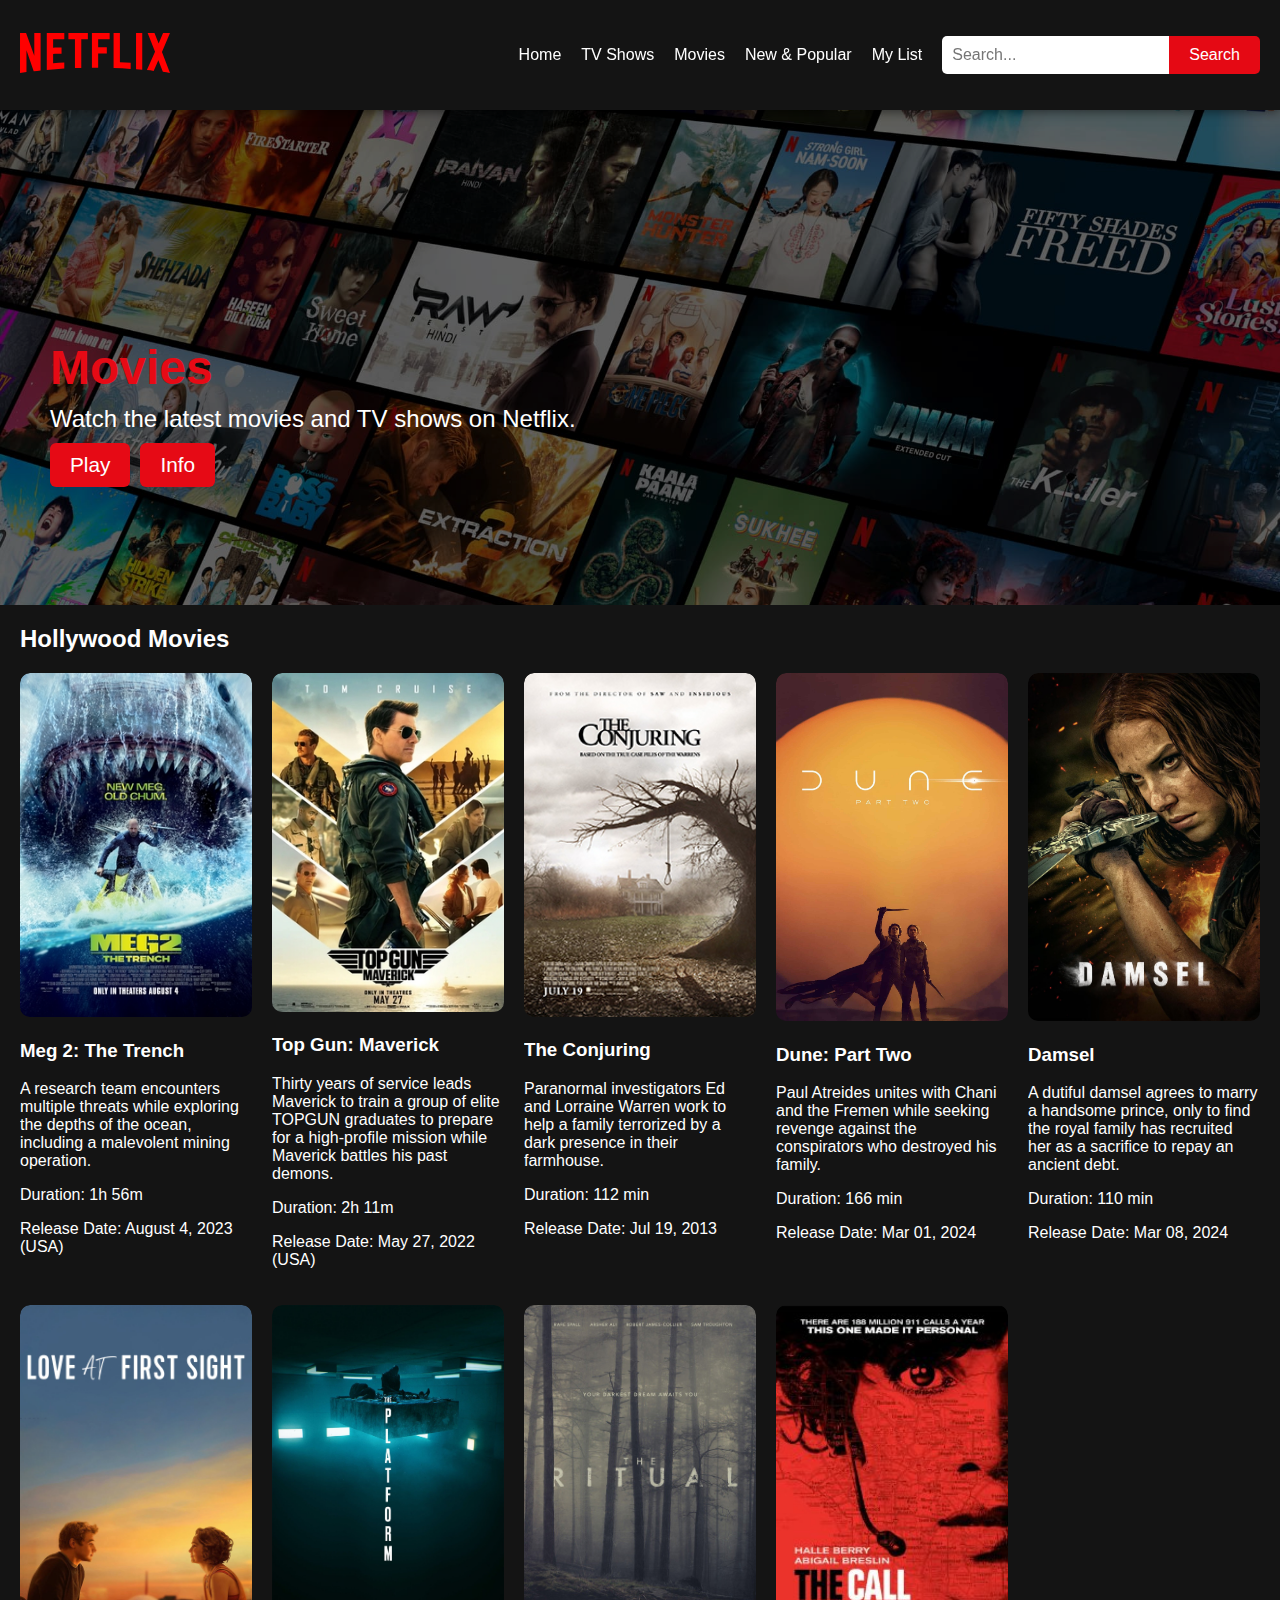
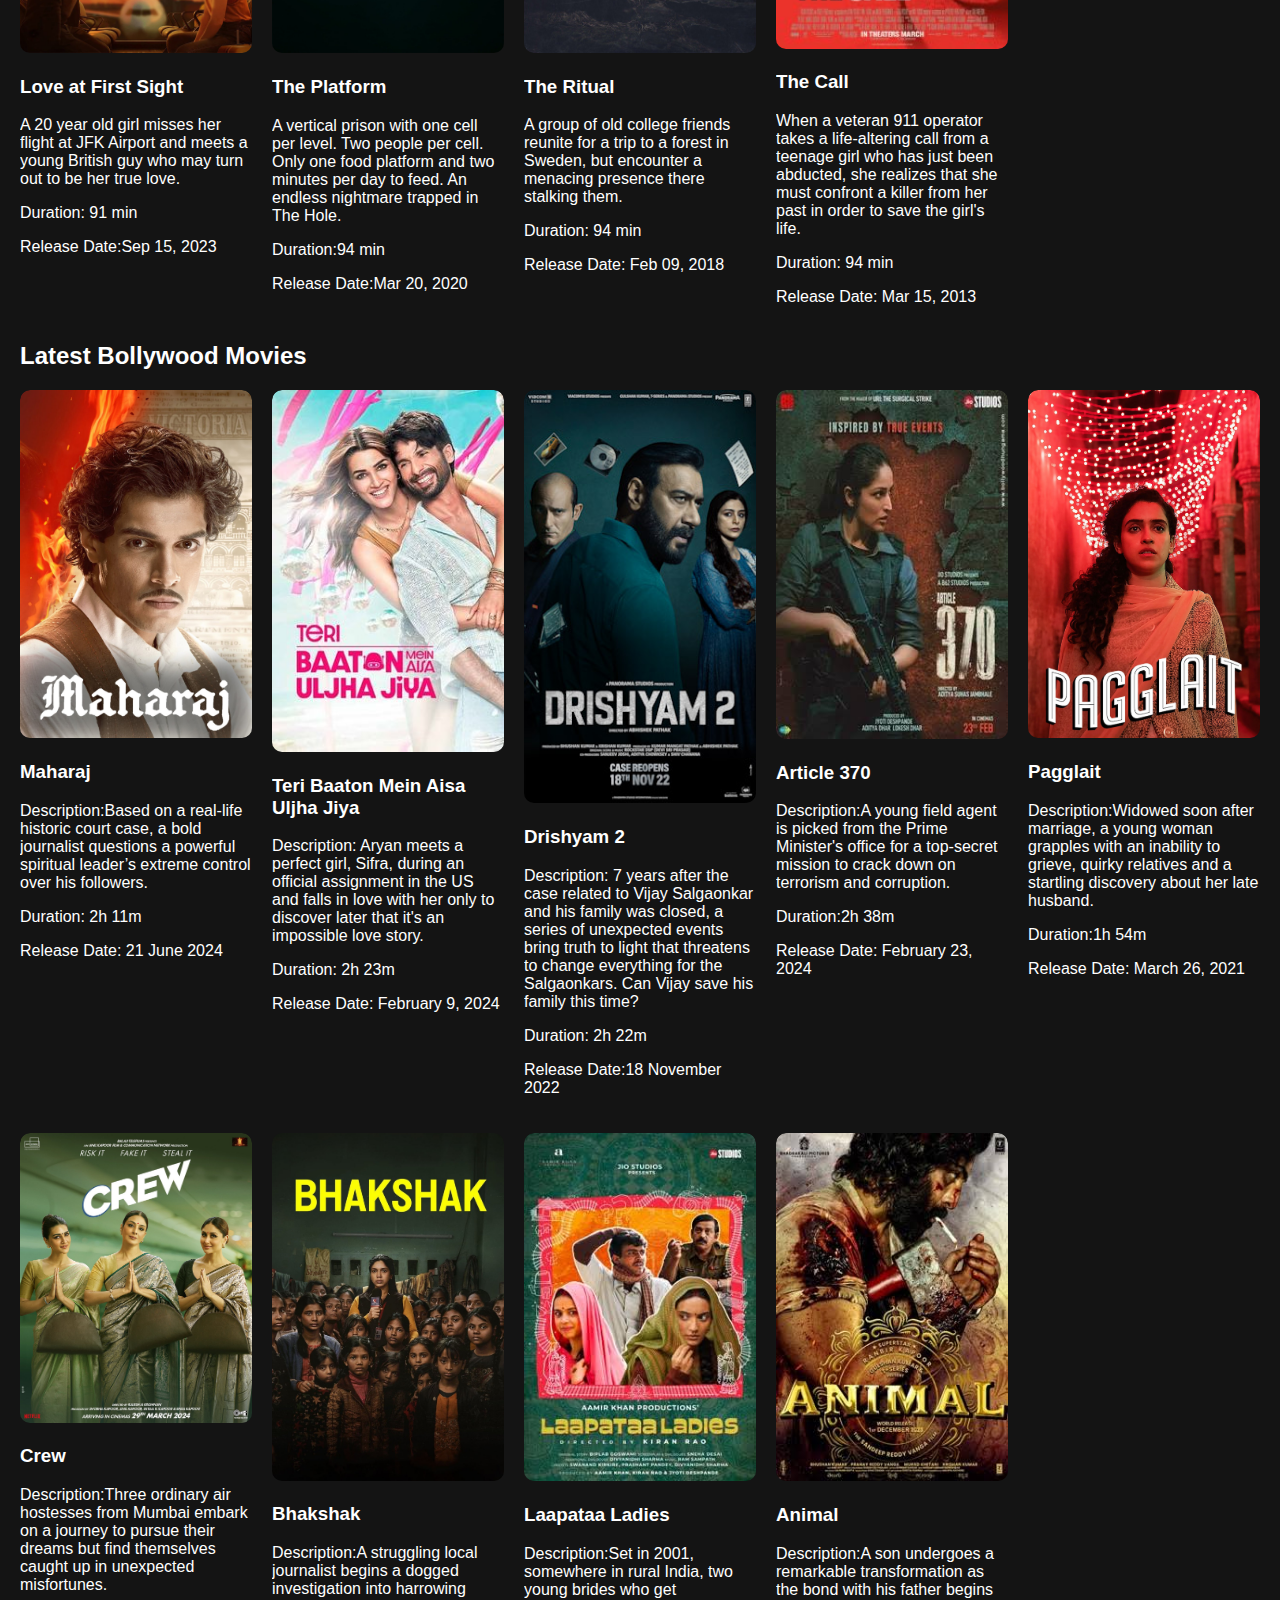
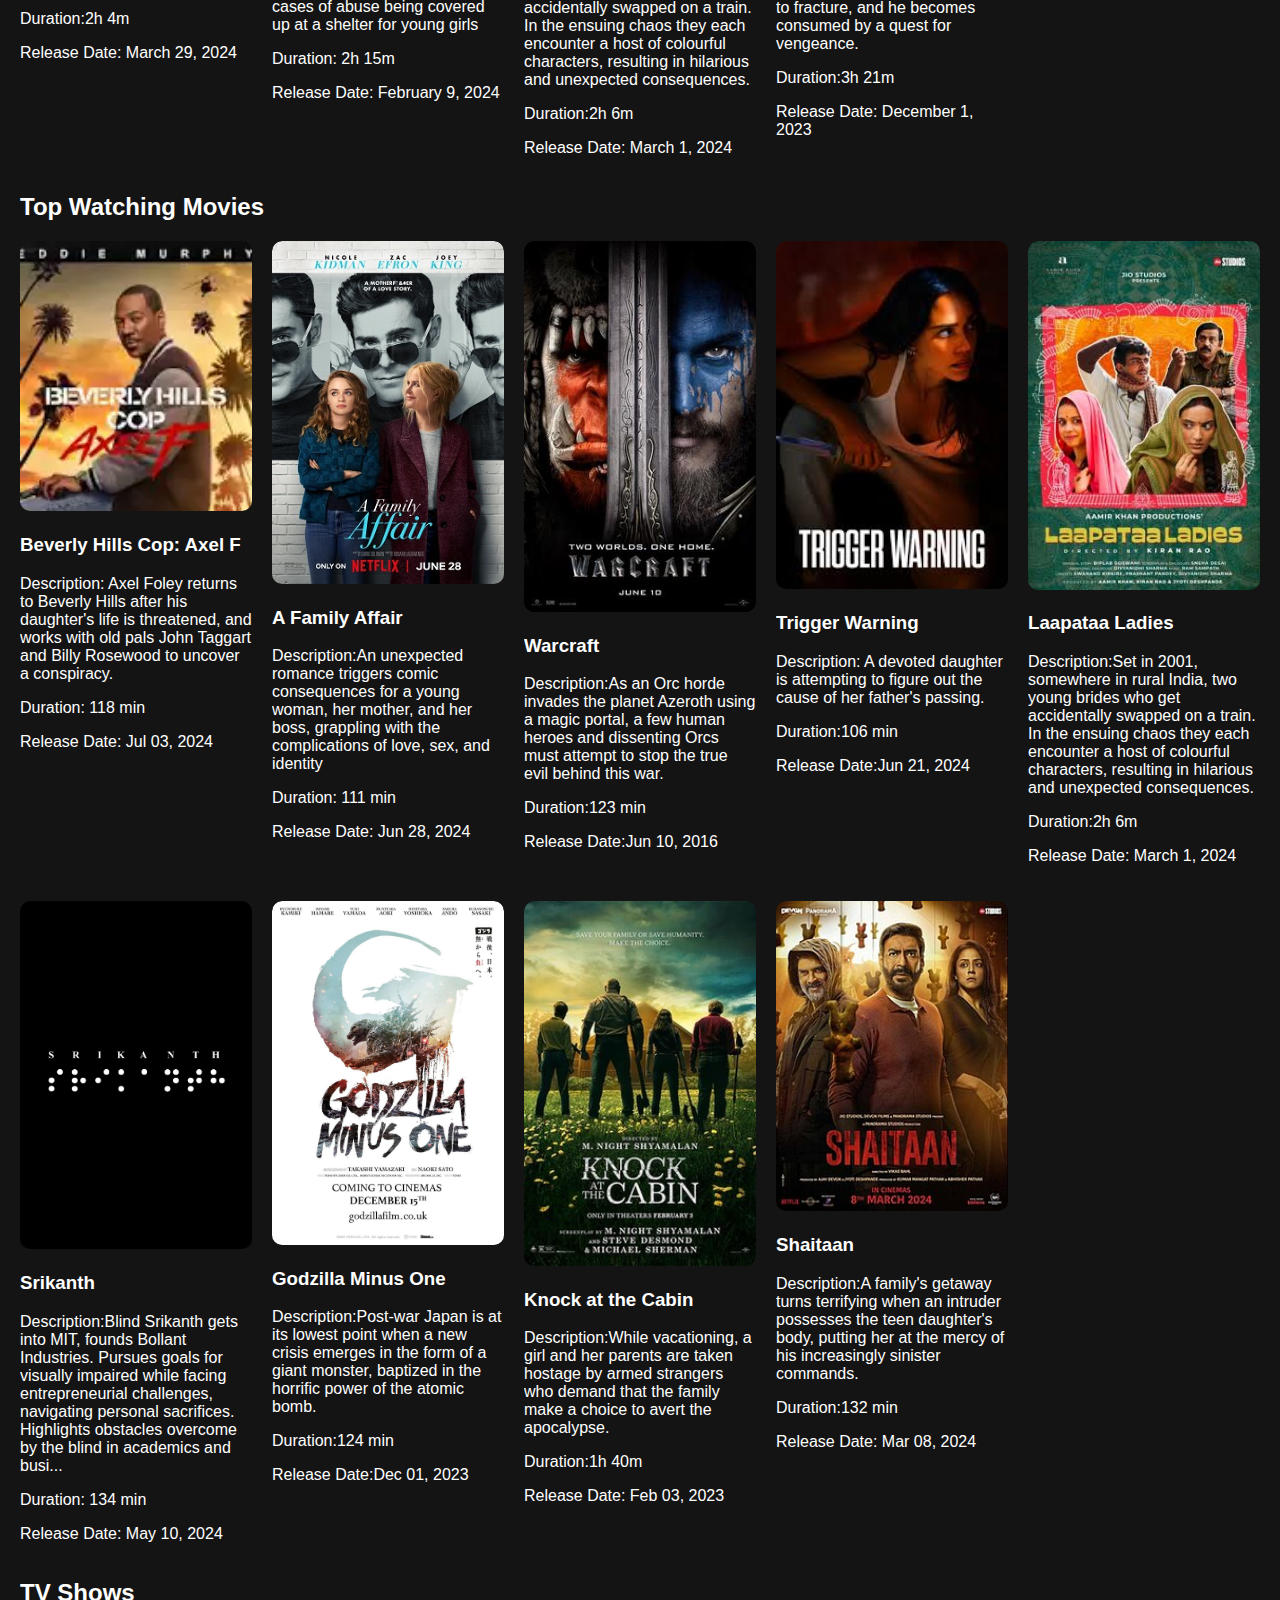
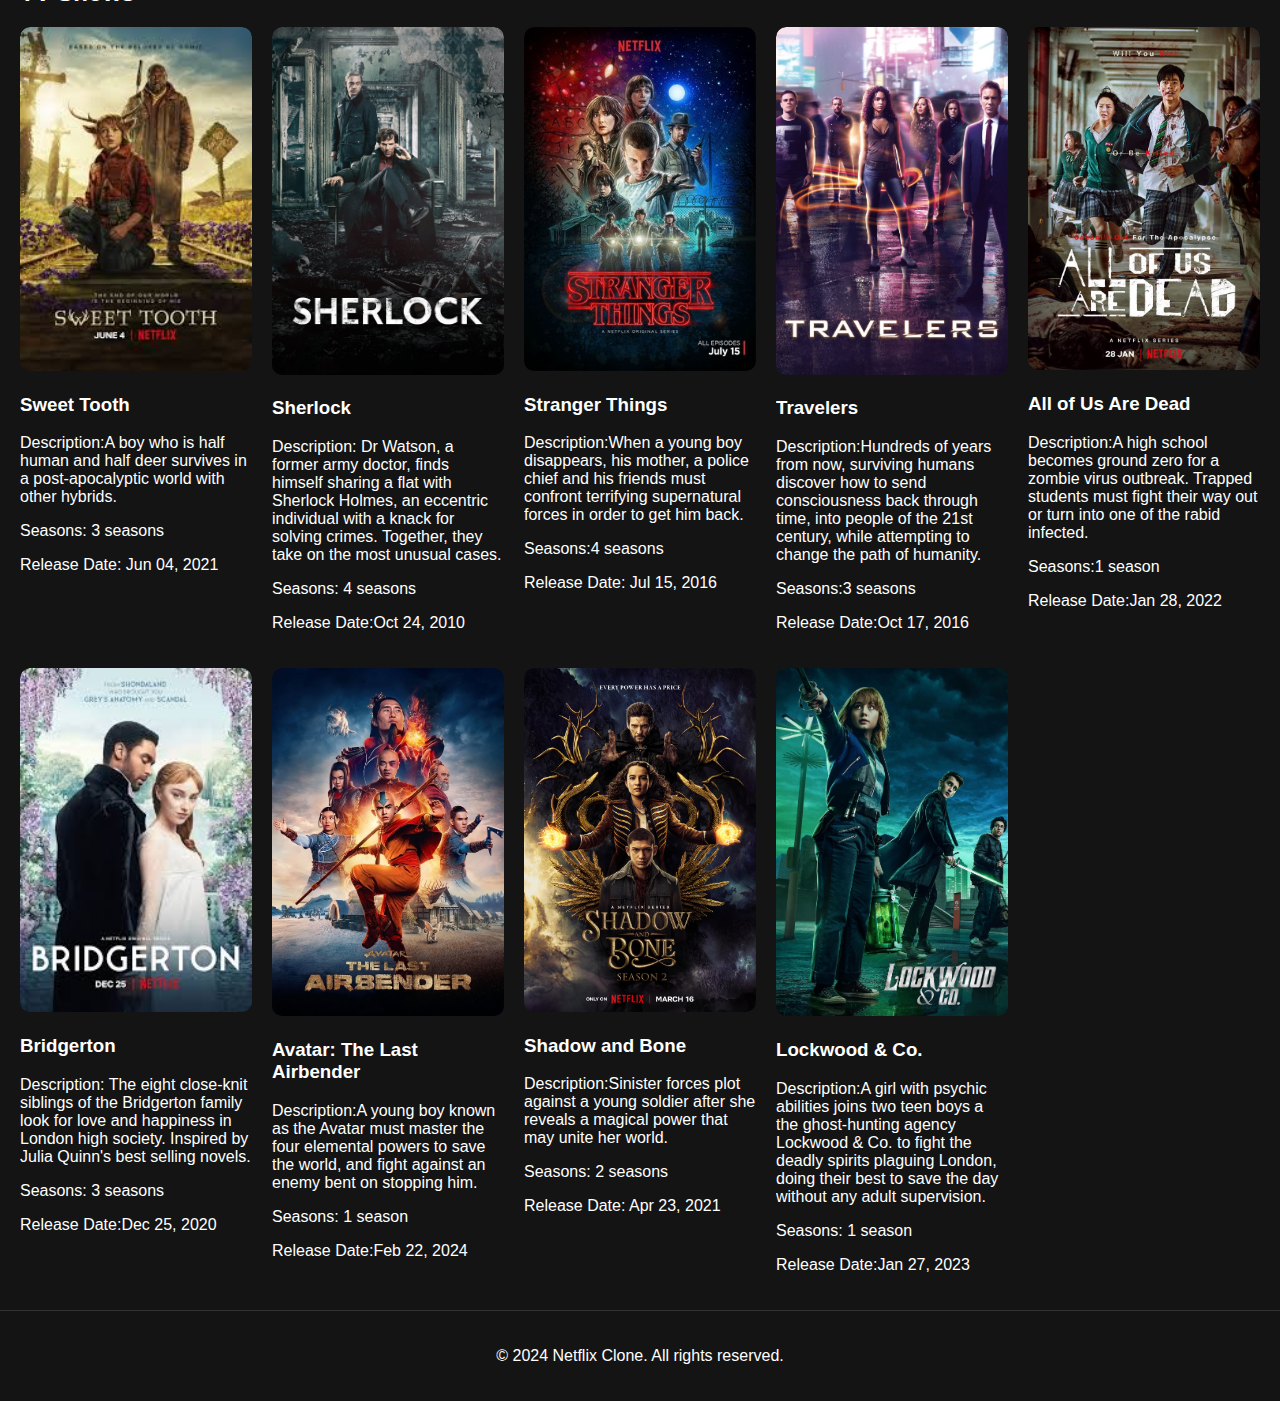
<file: movies.html>
<!DOCTYPE html>
<html lang="en">
<head>
    <meta charset="UTF-8">
    <meta name="viewport" content="width=device-width, initial-scale=1.0">
    <title>Netflix Clone</title>
    <link rel="stylesheet" href="./movies.css">
    <link rel="shortcut icon" href="./favicon.ico" type="image/x-icon">
</head>
<body>
    <header class="navbar">
        <div class="logo">
            <img src="./Assests/images/logo.svg" alt="Netflix Logo">
        </div>
        <nav class="navdisplay">
            <ul>
                <li><a href="#">Home</a></li>
                <li><a href="#tv-shows">TV Shows</a></li>
                <li><a href="#movies">Movies</a></li>
                <li><a href="#">New & Popular</a></li>
                <li><a href="#">My List</a></li>
               <li><div class="search-bar">
                    <input type="text" placeholder="Search...">
                    <button type="submit">Search</button>
                </div></li> 
            </ul>
        </nav>
        <div class="burger">
            <div class="line"></div>
            <div class="line"></div>
            <div class="line"></div>
        </div>
    </header>
    

    <section class="banner">
        <img src="./Assests/images/bg.jpg.jpg" alt="Banner Image">
        <div class="banner-content">
            <h1>Movies</h1>
            <p>Watch the latest movies and TV shows on Netflix.</p>
            <div class="banner-buttons">
                <button class="play-button">Play</button>
                <button class="info-button">Info</button>
            </div>
        </div>
    </section>
    


    <section class="movie-section continue-watching" id="movies">
        <h2>Hollywood Movies</h2>
        <div class="movies-grid">
            <div class="movie">
                <a href="https://watchseriesx.to/movie/meg-2-the-trench-J7EE2/1-1">
                    <img src="./Assests/images2/Meg2.jpg" alt="Movie 1">
                </a>
                    <div class="movie-details">
                        <h3>Meg 2: The Trench</h3>
                        <p>A research team encounters multiple threats while exploring the depths of the ocean, including a malevolent mining operation.</p>
                        <p>Duration:  1h 56m </p>                      </p>
                        <p>Release Date: August 4, 2023 (USA)</p>
                    </div>
            </div>
            <div class="movie">
                <a href="https://watchseriesx.to/movie/top-gun-maverick-LM2DG/1-1">
                    <img src="./Assests/images2/Tg.jpg" alt="Movie 2">
                </a>
                    <div class="movie-details">
                    <h3>Top Gun: Maverick</h3>
                    <p>Thirty years of service leads Maverick to train a group of elite TOPGUN graduates to prepare for a high-profile mission while Maverick battles his past demons.</p>
                    <p>Duration: 2h 11m </p>
                    <p>Release Date: May 27, 2022 (USA)</p>
                </div>
            </div>
            <div class="movie">
                <a href="https://watchseriesx.to/movie/the-conjuring-V4PN/1-1">
                    <img src="./Assests/images2/cj.jpg" alt="Movie 3">
                </a>
                    <div class="movie-details">
                        <h3>The Conjuring</h3>
                        <p>Paranormal investigators Ed and Lorraine Warren work to help a family terrorized by a dark presence in their farmhouse.</p>
                        <p>Duration: 112 min </p>
                        <p>Release Date: Jul 19, 2013</p>
                    </div>
            </div>
            <div class="movie">
                <a href="https://watchseriesx.to/movie/dune-part-two-V4G6W/1-1">
                    <img src="./Assests/images2/dune.jpg" alt="Movie 4">
                </a>
                    <div class="movie-details">
                        <h3>Dune: Part Two</h3>
                        <p>Paul Atreides unites with Chani and the Fremen while seeking revenge against the conspirators who destroyed his family.</p>
                        <p>Duration: 166 min</p>
                        <p>Release Date: Mar 01, 2024</p>
                    </div>
            </div>
            <div class="movie">
                <a href="https://watchseriesx.to/movie/damsel2-R0GQ5/1-1">
                    <img src="./Assests/images2/dam.jpeg" alt="Movie 5">
                </a>
                    <div class="movie-details">
                        <h3>Damsel</h3>
                        <p>A dutiful damsel agrees to marry a handsome prince, only to find the royal family has recruited her as a sacrifice to repay an ancient debt.</p>
                        <p>Duration: 110 min </p>
                        <p>Release Date: Mar 08, 2024 </p>
                    </div>
            </div>

            <div class="movie">
                <a href="https://watchseriesx.to/movie/love-at-first-sight-WEMQN/1-1">
                    <img src="./Assests/images2/love.jpeg" alt="Movie 6">
                </a>
                    <div class="movie-details">
                        <h3>Love at First Sight</h3>
                        <p>A 20 year old girl misses her flight at JFK Airport and meets a young British guy who may turn out to be her true love.</p>
                        <p>Duration: 91 min </p>
                        <p>Release Date:Sep 15, 2023 </p>
                    </div>
            </div>

            <div class="movie">
                <a href="https://watchseriesx.to/movie/the-platform-W2WO7/1-1">
                    <img src="./Assests/images2/p.jpeg" alt="Movie 7">
                </a>
                    <div class="movie-details">
                        <h3>The Platform</h3>
                        <p>A vertical prison with one cell per level. Two people per cell. Only one food platform and two minutes per day to feed. An endless nightmare trapped in The Hole.</p>
                        <p>Duration:94 min </p>
                        <p>Release Date:Mar 20, 2020 </p>
                    </div>
            </div>

            <div class="movie">
                <a href="https://watchseriesx.to/movie/the-ritual-64E8P/1-1">
                    <img src="./Assests/images2/r.jpeg" alt="Movie 7">
                </a>
                    <div class="movie-details">
                        <h3>The Ritual</h3>
                        <p>A group of old college friends reunite for a trip to a forest in Sweden, but encounter a menacing presence there stalking them.</p>
                        <p>Duration: 94 min</p>
                        <p>Release Date: Feb 09, 2018</p>
                    </div>
            </div>

            <div class="movie">
                <a href="https://watchseriesx.to/movie/the-call-7GR0">
                    <img src="./Assests/images2/the call.jpg" alt="Movie 8">
                </a>
                    <div class="movie-details">
                        <h3>The Call</h3>
                        <p>When a veteran 911 operator takes a life-altering call from a teenage girl who has just been abducted, she realizes that she must confront a killer from her past in order to save the girl's life.</p>
                        <p>Duration: 94 min</p>
                        <p>Release Date: Mar 15, 2013 </p>
                    </div>
            </div>
        </div>
    </section>  
    <section class="movie-section hollywood-movies">
        <h2> Latest Bollywood Movies</h2>
        <div class="movies-grid">
            <div class="movie">
                <a href="https://desicinemas.tv/movies/maharaj-hd-audio-fixed/">
                    <img src="./Assests/images2/m.jpeg" alt="Movie 1">
                </a>
                    <div class="movie-details">
                        <h3>Maharaj </h3>
                        <p>Description:Based on a real-life historic court case, a bold journalist questions a powerful spiritual leader’s extreme control over his followers. </p>
                        <p>Duration: 2h 11m</p>
                        <p>Release Date: 21 June 2024</p>
                    </div>
            </div>
            <div class="movie">
                <a href="https://desicinemas.tv/movies/teri-baaton-mein-aisa-uljha-jiya-hd/">
                    <img src="./Assests/images2/te.jpg" alt="Movie 2">
                </a>
                    <div class="movie-details">
                        <h3>Teri Baaton Mein Aisa Uljha Jiya</h3>
                        <p>Description: Aryan meets a perfect girl, Sifra, during an official assignment in the US and falls in love with her only to discover later that it's an impossible love story.</p>
                        <p>Duration: 2h 23m</p>
                        <p>Release Date: February 9, 2024 </p>
                    </div>
            </div>
            <div class="movie">
                <a href="https://desicinemas.tv/movies/drishyam-2-hd/">
                    <img src="./Assests/images2/dr.jpg" alt="Movie 3">
                </a>
                    <div class="movie-details">
                        <h3>Drishyam 2</h3>
                        <p>Description: 7 years after the case related to Vijay Salgaonkar and his family was closed, a series of unexpected events bring truth to light that threatens to change everything for the Salgaonkars. Can Vijay save his family this time? </p>
                        <p>Duration: 2h 22m</p>
                        <p>Release Date:18 November 2022 </p>
                    </div>
            </div>
            <div class="movie">
                <a href="https://desicinemas.tv/movies/article-370-hd/">
                    <img src="./Assests/images2/a'.jpeg" alt="Movie 4">
                </a>
                    <div class="movie-details">
                        <h3>Article 370</h3>
                        <p>Description:A young field agent is picked from the Prime Minister's office for a top-secret mission to crack down on terrorism and corruption. </p>
                        <p>Duration:2h 38m </p>
                        <p>Release Date: February 23, 2024 </p>
                    </div>
            </div>
            <div class="movie">
                <a href="https://desicinemas.tv/movies/pagglait/">
                    <img src="./Assests/images2/pa.jpeg" alt="Movie 5">
                </a>
                    <div class="movie-details">
                        <h3>Pagglait</h3>
                        <p>Description:Widowed soon after marriage, a young woman grapples with an inability to grieve, quirky relatives and a startling discovery about her late husband. </p>
                        <p>Duration:1h 54m </p>
                        <p>Release Date: March 26, 2021</p>
                    </div>
            </div>
            <div class="movie">
                <a href="https://tellygossips.net/cinemas.php?id=2501284">
                    <img src="./Assests/images2/cr.jpg" alt="Movie 6">
                </a>
                    <div class="movie-details">
                        <h3>Crew </h3>
                        <p>Description:Three ordinary air hostesses from Mumbai embark on a journey to pursue their dreams but find themselves caught up in unexpected misfortunes. </p>
                        <p>Duration:2h 4m </p>
                        <p>Release Date:  March 29, 2024  </p>
                    </div>
            </div>
            <div class="movie">
                <a href="https://desicinemas.tv/movies/bhakshak/">
                    <img src="./Assests/images2/bhakshak.jpeg" alt="Movie 7">
                </a>
                    <div class="movie-details">
                        <h3>Bhakshak</h3>
                        <p>Description:A struggling local journalist begins a dogged investigation into harrowing cases of abuse being covered up at a shelter for young girls </p>
                        <p>Duration: 2h 15m                        </p>
                        <p>Release Date: February 9, 2024</p>
                    </div>
            </div>
            <div class="movie">
                <a href="https://desicinemas.tv/movies/laapataa-ladies-hd/">
                    <img src="./Assests/images2/lapata.jpeg" alt="Movie 8">
                </a>
                    <div class="movie-details">
                        <h3>Laapataa Ladies</h3>
                        <p>Description:Set in 2001, somewhere in rural India, two young brides who get accidentally swapped on a train. In the ensuing chaos they each encounter a host of colourful characters, resulting in hilarious and unexpected consequences. </p>
                        <p>Duration:2h 6m </p>
                        <p>Release Date: March 1, 2024</p>
                    </div>
            </div>
            <div class="movie">
                <a href="https://desicinemas.tv/movies/animal-hd/">
                    <img src="./Assests/images2/an.jpeg" alt="Movie 9 ">
                </a>
                    <div class="movie-details">
                        <h3>Animal </h3>
                        <p>Description:A son undergoes a remarkable transformation as the bond with his father begins to fracture, and he becomes consumed by a quest for vengeance.                        </p>
                        <p>Duration:3h 21m </p>
                        <p>Release Date: December 1, 2023 </p>
                    </div>
            </div>
        </div>
    </section>
    <section class="movie-section latest-movies">
        <h2>Top Watching Movies</h2>
        <div class="movies-grid">
            <div class="movie">
                <a href="https://watchseriesx.to/movie/beverly-hills-cop-axel-f-5G65W/1-1">
                    <img src="./Assests/images2/b.webp" alt="Movie 1">
                </a>
                    <div class="movie-details">
                        <h3>Beverly Hills Cop: Axel F</h3>
                        <p>Description: Axel Foley returns to Beverly Hills after his daughter's life is threatened, and works with old pals John Taggart and Billy Rosewood to uncover a conspiracy.</p>
                        <p>Duration: 118 min</p>
                        <p>Release Date: Jul 03, 2024</p>
                    </div>
            </div>
            <div class="movie">
                <a href="https://watchseriesx.to/movie/a-family-affair-WY857">
                    <img src="./Assests/images2/fam.jpg" alt="Movie 2">
                </a>
                    <div class="movie-details">
                        <h3>A Family Affair</h3>
                        <p>Description:An unexpected romance triggers comic consequences for a young woman, her mother, and her boss, grappling with the complications of love, sex, and identity </p>
                        <p>Duration: 111 min</p>
                        <p>Release Date: Jun 28, 2024</p>
                    </div>
            </div>
            <div class="movie">
                <a href="https://watchseriesx.to/movie/warcraft-QZZP/1-1">
                    <img src="./Assests/images2/war.jpg" alt="Movie 3">
                </a>
                    <div class="movie-details">
                        <h3>Warcraft</h3>
                        <p>Description:As an Orc horde invades the planet Azeroth using a magic portal, a few human heroes and dissenting Orcs must attempt to stop the true evil behind this war.</p>
                        <p>Duration:123 min </p>
                        <p>Release Date:Jun 10, 2016 </p>
                    </div>
            </div>
            <div class="movie">
                <a href="https://watchseriesx.to/movie/trigger-warning-N0PWL">
                    <img src="./Assests/images2/tri.jpeg" alt="Movie 4">
                </a>
                    <div class="movie-details">
                        <h3>Trigger Warning</h3>
                        <p>Description: A devoted daughter is attempting to figure out the cause of her father's passing. </p>
                        <p>Duration:106 min </p>
                        <p>Release Date:Jun 21, 2024 </p>
                    </div>
            </div>
        
            <div class="movie">
                <a href="https://desicinemas.tv/movies/laapataa-ladies-hd/">
                    <img src="./Assests/images2/lapata.jpeg" alt="Movie 5">
                </a>
                    <div class="movie-details">
                        <h3>Laapataa Ladies</h3>
                        <p>Description:Set in 2001, somewhere in rural India, two young brides who get accidentally swapped on a train. In the ensuing chaos they each encounter a host of colourful characters, resulting in hilarious and unexpected consequences. </p>
                        <p>Duration:2h 6m </p>
                        <p>Release Date: March 1, 2024</p>
                    </div>
            </div>

            <div class="movie">
                <a href="https://watchseriesx.to/movie/srikanth-8D365/1-1">
                    <img src="./Assests/images2/sri.png" alt="Movie 6">
                </a>
                    <div class="movie-details">
                        <h3>Srikanth</h3>
                        <p>Description:Blind Srikanth gets into MIT, founds Bollant Industries. Pursues goals for visually impaired while facing entrepreneurial challenges, navigating personal sacrifices. Highlights obstacles overcome by the blind in academics and busi... </p>
                        <p>Duration: 134 min </p>
                        <p>Release Date: May 10, 2024</p>
                    </div>
            </div>

            <div class="movie">
                <a href="https://watchseriesx.to/filter?keyword=Godzilla+Minus+One">
                    <img src="./Assests/images2/g.jpg" alt="Movie 7">
                </a>
                    <div class="movie-details">
                        <h3>Godzilla Minus One</h3>
                        <p>Description:Post-war Japan is at its lowest point when a new crisis emerges in the form of a giant monster, baptized in the horrific power of the atomic bomb.</p>
                        <p>Duration:124 min </p>
                        <p>Release Date:Dec 01, 2023 </p>
                    </div>
            </div>
            <div class="movie">
                <a href="https://watchseriesx.to/movie/knock-at-the-cabin-P26MZ/1-1">
                    <img src="./Assests/images2/k.jpg" alt="Movie 8">
                </a>
                    <div class="movie-details">
                        <h3>Knock at the Cabin</h3>
                        <p>Description:While vacationing, a girl and her parents are taken hostage by armed strangers who demand that the family make a choice to avert the apocalypse. </p>
                        <p>Duration:1h 40m </p>
                        <p>Release Date: Feb 03, 2023 </p>
                    </div>
            </div>
            <div class="movie">
                <a href="https://watchseriesx.to/movie/shaitaan-KRD5D/1-1">
                    <img src="./Assests/images2/s.jpeg" alt="Movie 9">
                </a>
                    <div class="movie-details">
                        <h3>Shaitaan</h3>
                        <p>Description:A family's getaway turns terrifying when an intruder possesses the teen daughter's body, putting her at the mercy of his increasingly sinister commands. </p>
                        <p>Duration:132 min </p>
                        <p>Release Date: Mar 08, 2024 </p>
                    </div>
            </div>
            

        </div>
    </section>   
    <section class="movie-section" id="tv-shows">
        <h2>TV Shows</h2>
        <div class="movies-grid">
            <div class="movie">
                <a href="https://watchseriesx.to/tv/sweet-tooth-DQ0PY/3-2">
                    <img src="./Assests/images2/sw.jpeg" alt="Season 1">
                </a>
                    <div class="movie-details">
                        <h3>Sweet Tooth</h3>
                        <p>Description:A boy who is half human and half deer survives in a post-apocalyptic world with other hybrids.</p>
                        <p>Seasons: 3 seasons    </p>
                        <p>Release Date: Jun 04, 2021 </p>
                    </div>
            </div>

    
            <div class="movie">
                <a href="https://watchseriesx.to/tv/sherlock-Z3QOO/1-1">
                </a>
                    <img src="./Assests/images2/she.jpg" alt="Season 2">
                    <div class="movie-details">
                        <h3>Sherlock</h3>
                        <p>Description: Dr Watson, a former army doctor, finds himself sharing a flat with Sherlock Holmes, an eccentric individual with a knack for solving crimes. Together, they take on the most unusual cases.</p>
                        <p>Seasons: 4 seasons </p>
                        <p>Release Date:Oct 24, 2010 </p>
                    </div>
            </div>
    
            <div class="movie">
                <a href="https://watchseriesx.to/tv/stranger-things-Z6N56/1-1">
                    <img src="./Assests/images2/st.cHJkLWVtcy1hc3NldHMvdHZzZWFzb24vNzUyMTFhOTktZTU4Ni00ODkyLWJlYjQtZTgxYTllZmU2OGM0LmpwZw==" alt="Season 3">
                </a>
                    <div class="movie-details">
                        <h3>Stranger Things</h3>
                        <p>Description:When a young boy disappears, his mother, a police chief and his friends must confront terrifying supernatural forces in order to get him back.</p>
                        <p>Seasons:4 seasons
                       </p>
                        <p>Release Date:
                            Jul 15, 2016 </p>
                    </div>
            </div>

    
            <div class="movie">
                <a href="https://watchseriesx.to/tv/travelers-R4ZQK/1-1">
                    <img src="./Assests/images2/tr.jpeg" alt="Season ">
                </a>
                    <div class="movie-details">
                        <h3>Travelers</h3>
                        <p>Description:Hundreds of years from now, surviving humans discover how to send consciousness back through time, into people of the 21st century, while attempting to change the path of humanity.</p>
                        <p>Seasons:3 seasons
                        </p>
                        <p>Release Date:Oct 17, 2016 </p>
                    </div>
            </div>
    
            <div class="movie">
                <a href="https://watchseriesx.to/tv/all-of-us-are-dead-J78R0/1-1">
                    <img src="./Assests/images2/al.jpg" alt="Season ">
                </a>
                    <div class="movie-details">
                        <h3>All of Us Are Dead</h3>
                        <p>Description:A high school becomes ground zero for a zombie virus outbreak. Trapped students must fight their way out or turn into one of the rabid infected.</p>
                        <p>Seasons:1 season
                        </p>
                        <p>Release Date:Jan 28, 2022 </p>
                    </div>
            </div>
    
            <div class="movie">
                <a href="https://watchseriesx.to/tv/bridgerton-773PR/3-8">
                    <img src="./Assests/images2/br.png" alt="Season ">
                </a>
                    <div class="movie-details">
                        <h3>Bridgerton</h3>
                        <p>Description: The eight close-knit siblings of the Bridgerton family look for love and happiness in London high society. Inspired by Julia Quinn's best selling novels.</p>
                        <p>Seasons: 3 seasons </p>
                        <p>Release Date:Dec 25, 2020 </p>
                    </div>
            </div>
    
            <div class="movie">
                <a href="https://watchseriesx.to/tv/avatar-the-last-airbender2-8DVO4/1-1">
                    <img src="./Assests/images2/av.jpeg" alt="Season ">
                </a>
                    <div class="movie-details">
                        <h3>Avatar: The Last Airbender</h3>
                        <p>Description:A young boy known as the Avatar must master the four elemental powers to save the world, and fight against an enemy bent on stopping him.</p>
                        <p>Seasons: 1 season
                        </p>
                        <p>Release Date:Feb 22, 2024 </p>
                    </div>
            </div>
    
            <div class="movie">
                <a href="https://watchseriesx.to/tv/shadow-and-bone-Q2KO3/1-1">
                    <img src="./Assests/images2/sha.jpg" alt="Season ">
                </a>
                    <div class="movie-details">
                        <h3>Shadow and Bone</h3>
                        <p>Description:Sinister forces plot against a young soldier after she reveals a magical power that may unite her world.</p>
                        <p>Seasons:  2 seasons
                        </p>
                        <p>Release Date:
                            Apr 23, 2021 </p>
                    </div>
            </div>
    
            <div class="movie">
                <a href="https://watchseriesx.to/tv/lockwood-co-P2JP5/1-1">
                    <img src="./Assests/images2/loc.jpeg" alt="Season ">
                </a>
                    <div class="movie-details">
                        <h3>Lockwood & Co.</h3>
                        <p>Description:A girl with psychic abilities joins two teen boys a the ghost-hunting agency Lockwood & Co. to fight the deadly spirits plaguing London, doing their best to save the day without any adult supervision.</p>
                        <p>Seasons: 1 season </p>
                        <p>Release Date:Jan 27, 2023 </p>
                    </div>
            </div>
            
           
        </div>
    </section>
    
    
    

    <footer>
        <p>&copy; 2024 Netflix Clone. All rights reserved.</p>
    </footer>
    <script>
        const menu = document.querySelector('nav');
        const buger = document.querySelector('.burger');
        buger.addEventListener('click',()=> {
            if ( menu.classList.contains('navdisplay')) {
                menu.classList.remove('navdisplay');
                buger.classList.add('cross');
            }
            else{
                menu.classList.add('navdisplay');
                buger.classList.remove('cross');
            }
        })
       
    </script>
</body>
</html>
</file>
<file: movies.css>
body {
    margin: 0;
    font-family: 'Arial', sans-serif;
    background-color: #141414;
    color: #fff;
}
.burger {
    display: none;
}
.burger .line{
    width: 30px;
    height: 3px;
    background-color: white;
    margin: 5px 0;
}

.cross .line:first-child{
    transform: rotate(45deg);
}
.cross .line:last-child{
    transform: rotate(-45deg);
    position: relative;
    bottom: 7px;
}
.cross .line:nth-child(2){
    display: none;
}

.navbar {
    display: flex;
    justify-content: space-between;
    align-items: center;
    padding: 20px;
    background-color: #141414;
    box-shadow: 0 2px 10px rgba(0, 0, 0, 0.5);
    position: sticky;
    top: 0;
    z-index: 1000;
}

 .logo img {
    width: 150px;
} 

.navbar .logo {
    margin-right: auto; /* Pushes the logo to the far left */
}

nav {
    margin-left: 20px; /* Adjust as needed to move the nav links slightly left */
}

nav ul {
    display: flex;
    align-items: center;
    gap: 20px;
    list-style: none;
     
}

nav a {
    color: #fff;
    text-decoration: none;
    font-size: 16px;
}

nav a:hover {
    color: #e50914;
}

.search-bar {
    display: flex;
    align-items: center;
}

.search-bar input[type="text"] {
    padding: 10px;
    border: none;
    border-radius: 5px 0 0 5px;
    outline: none;
    font-size: 16px;
}

.search-bar button {
    padding: 10px 20px;
    background-color: #e50914;
    border: none;
    border-radius: 0 5px 5px 0;
    color: #fff;
    cursor: pointer;
    font-size: 16px;
}

.search-bar button:hover {
    background-color: #b20710;
}

/* .banner {
    position: relative;
    width: 100%;
    height: 60vh;
    overflow: hidden;
    display: flex;
    align-items: flex-end;
    justify-content: flex-start;
    background: url('banner.jpg') no-repeat center center/cover;
}

.banner-content {
    background: rgba(0, 0, 0, 0.5);
    padding: 20px;
    margin: 20px;
    border-radius: 10px;
}

.banner h1 {
    font-size: 3em;
    margin: 0;
    color: #e50914;
}

.banner p {
    font-size: 1.2em;
    margin: 10px 0;
}

.banner-buttons {
    display: flex;
    gap: 10px;
}

.play-button, .info-button {
    padding: 10px 20px;
    background-color: #e50914;
    border: none;
    border-radius: 5px;
    color: #fff;
    cursor: pointer;
    font-size: 1em;
    transition: background-color 0.3s;
}

.play-button:hover, .info-button:hover {
    background-color: #b20710;
} */
 /* Add this to your existing CSS file */
@import url('https://fonts.googleapis.com/css2?family=Poppins:wght@300;400;500;700&display=swap');

body {
    font-family: 'Poppins', sans-serif;
}

.banner-content {
    position: absolute;
    bottom: 118px;
    left: 50px;
    color: #fff;
    font-family: 'Poppins', sans-serif;
}

.banner-content h1 {
    font-size: 3em;
    margin: 0;
    color: #e60a15;
}

.banner-content p {
    font-size: 1.5em;
    margin: 10px 0;
}

.banner-buttons {
    display: flex;
    gap: 10px;
}

.banner {
    position: relative;
    width: 100%;
    height: 55vh; /* Adjust the height as needed */
    overflow: hidden;
    display: flex;
    align-items: flex-end;
    justify-content: flex-start;
}

.banner img {
    width: 100%;
    height: 100%;
    object-fit: cover;
    filter: brightness(50%); /* Adjust this value to dull the image */
}

.play-button, .info-button {
    padding: 10px 20px;
    background-color: #e60a15;
    border: none;
    border-radius: 6px;
    color: #fff;
    cursor: pointer;
    font-size: 1.3em;
    transition: background-color 0.3s;
}

.play-button:hover, .info-button:hover {
    background-color: #b20710;
}
.movie-section{
    margin: 20px;
}

.movies, .videos {
    padding: 40px;
}

.movies h2, .videos h2 {
    margin: 0 0 20px 0;
}

.movies-grid, .videos-grid {
    display: grid;
    grid-template-columns: repeat(auto-fill, minmax(200px, 1fr));
    gap: 20px;
}

.movie, .video {
    overflow: hidden;
    border-radius: 10px;
    transition: transform 0.2s, box-shadow 0.2s;
}

.movie img, .video video {
    width: 100%;
    height: auto;
    border-radius: 10px;
    cursor: pointer;
}

.movie:hover, .video:hover {
    transform: scale(1.05);
    box-shadow: 0 4px 20px rgba(0, 0, 0, 0.5);
}

footer {
    padding: 20px;
    text-align: center;
    background-color: #141414;
    border-top: 1px solid #333;
}


@media screen and (width <= 992px) {
    .burger{
        display: block;
    }
    nav{
        position: absolute;
        background: #141414;
        top: 50px;
        right: 0px;
    }
    nav ul{
        flex-direction: column;
        align-items: flex-start;
        padding-right: 10px;
    }
    .navdisplay{
        display: none;
    }
    .movies-grid, .videos-grid {
        grid-template-columns: repeat(auto-fill, minmax(150px, 1fr));
    }
}
</file>
